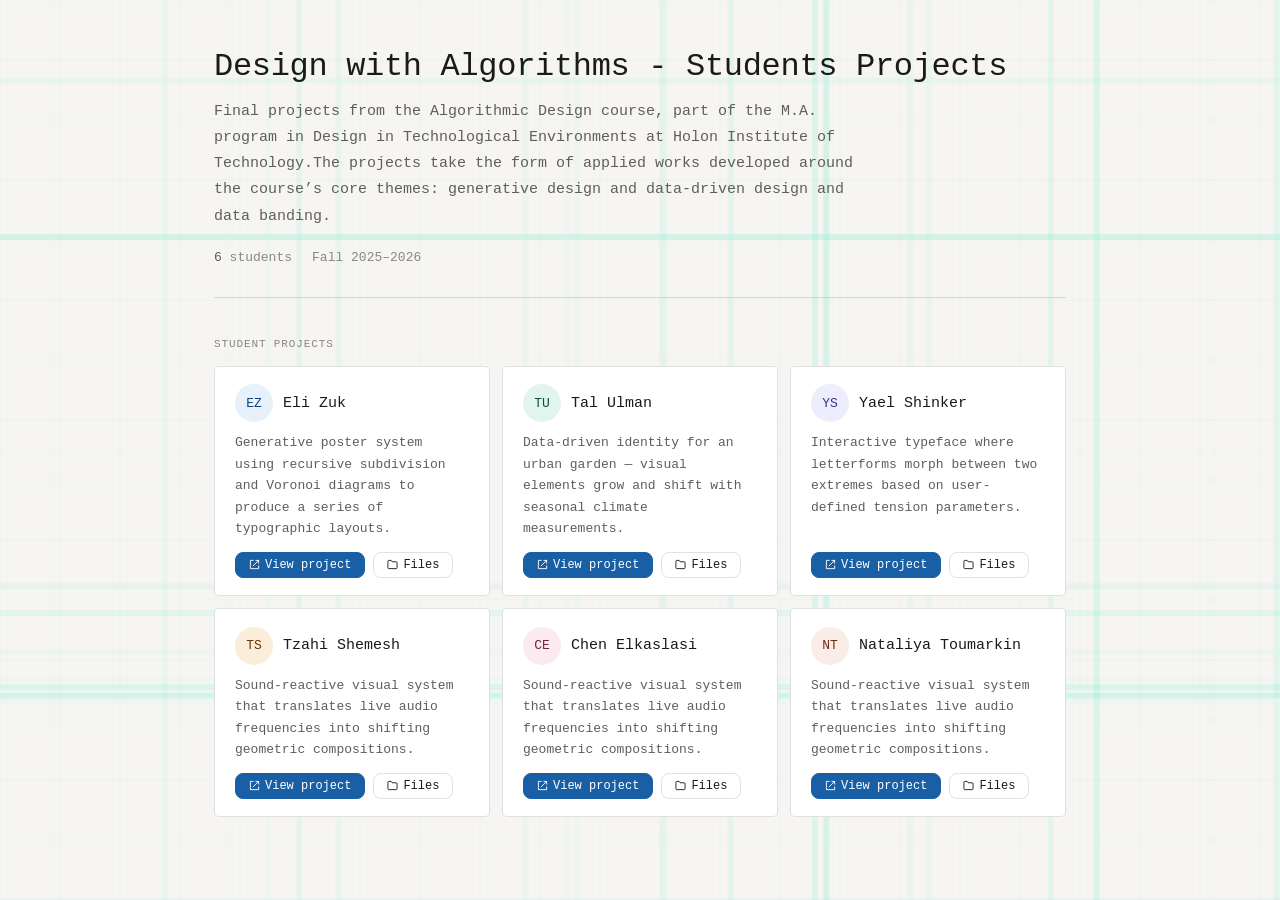
<file: index.html>
<!DOCTYPE html>
<html lang="en">
<head>
  <meta charset="UTF-8" />
  <meta name="viewport" content="width=device-width, initial-scale=1.0" />
  <title>Design with Algorithms — Student Projects</title>
  <style>
    *, *::before, *::after { box-sizing: border-box; margin: 0; padding: 0; }

    :root {
      --bg: #ffffff;
      --bg-secondary: #f6f5f2;
      --text-primary: #1a1a19;
      --text-secondary: #5f5e5a;
      --text-tertiary: #888780;
      --border: rgba(0,0,0,0.12);
      --border-hover: rgba(0,0,0,0.25);
      --radius-md: 8px;
      --radius-lg: 5px;
    }

    @media (prefers-color-scheme: dark) {
      :root {
        --bg: rgb(0,70,120,0.84);
        --bg-secondary: rgb(210,30,30,0.9);
        --text-primary: rgb(250,10,200);
        --text-secondary: rgb(0,250,0);
        --text-tertiary: rgb(250,250,0);
        --border: rgba(255,255,255,0.12);
        --border-hover: rgba(255,255,255,0.28);
      }
    }

    body {
      font-family: "SF Mono", "Fira Code", "Fira Mono", "Roboto Mono", Menlo, Consolas, "Courier New", monospace;
      background: var(--bg-secondary);
      color: var(--text-primary);
      min-height: 100vh;
    }

    #grid-canvas {
      position: fixed;
      top: 0; left: 0;
      width: 100%; height: 100%;
      pointer-events: none;
      z-index: 0;
    }

    .page {
      position: relative;
      z-index: 1;
      max-width: 900px;
      margin: 0 auto;
      padding: 3rem 1.5rem 4rem;
    }

    .hero {
      border-bottom: 0.5px solid var(--border);
      padding-bottom: 2rem;
      margin-bottom: 2.5rem;
    }

    .tag {
      display: inline-block;
      background: #e6f1fb;
      color: #0c447c;
      font-size: 12px;
      font-weight: 500;
      padding: 3px 12px;
      border-radius: 10px;
      margin-bottom: 1rem;
      letter-spacing: 0.02em;
    }

    @media (prefers-color-scheme: dark) {
      .tag { background: #0c447c; color: #b5d4f4; }
    }

    .hero h1 {
      font-size: 32px;
      font-weight: 500;
      margin-bottom: 0.85rem;
      letter-spacing: -0.01em;
    }

    .hero p {
      font-size: 15px;
      color: var(--text-secondary);
      line-height: 1.75;
      max-width: 660px;
    }

    .meta {
      display: flex;
      flex-wrap: wrap;
      gap: 1.25rem;
      margin-top: 1.25rem;
    }

    .meta span { font-size: 13px; color: var(--text-tertiary); }
    .meta strong { color: var(--text-secondary); font-weight: 500; }

    .section-label {
      font-size: 11px;
      font-weight: 500;
      color: var(--text-tertiary);
      text-transform: uppercase;
      letter-spacing: 0.08em;
      margin-bottom: 1rem;
    }

    .grid {
      display: grid;
      grid-template-columns: repeat(auto-fill, minmax(250px, 1fr));
      gap: 12px;
    }

    .card {
      background: var(--bg);
      border: 0.5px solid var(--border);
      border-radius: var(--radius-lg);
      padding: 1.1rem 1.25rem;
      display: flex;
      flex-direction: column;
      gap: 10px;
      transition: border-color 0.15s;
    }

    .card:hover { border-color: var(--border-hover); }

    .card-header { display: flex; align-items: center; gap: 10px; }

    .avatar {
      width: 38px; height: 38px;
      border-radius: 50%;
      display: flex; align-items: center; justify-content: center;
      font-size: 13px; font-weight: 500; flex-shrink: 0;
    }

    .card-name { font-size: 15px; font-weight: 500; }
    .card-desc { font-size: 13px; color: var(--text-secondary); line-height: 1.65; flex: 1; }
    .card-links { display: flex; gap: 8px; flex-wrap: wrap; margin-top: 2px; }

    .btn {
      font-size: 12px; font-weight: 500;
      padding: 5px 13px;
      border-radius: var(--radius-md);
      border: 0.5px solid var(--border);
      background: transparent;
      color: var(--text-primary);
      cursor: pointer; text-decoration: none;
      display: inline-flex; align-items: center; gap: 5px;
      transition: background 0.12s, border-color 0.12s;
    }

    .btn:hover { background: var(--bg-secondary); border-color: var(--border-hover); }

    .btn-primary { background: #185fa5; color: #ffffff; border-color: #185fa5; }
    .btn-primary:hover { background: #0c447c; border-color: #0c447c; }

    .btn svg, .btn-primary svg {
      width: 11px; height: 11px;
      stroke: currentColor; fill: none;
      stroke-width: 2; stroke-linecap: round; stroke-linejoin: round;
      flex-shrink: 0;
    }

    @media (max-width: 540px) {
      .hero h1 { font-size: 26px; }
      .grid { grid-template-columns: 1fr; }
    }
  </style>
</head>
<body>

<canvas id="grid-canvas"></canvas>

<div class="page">

  <div class="hero">
    <!-- <span class="tag" id="tag">Course projects</span> -->
    <h1 id="course-title"></h1>
    <p id="course-desc"></p>
    <div class="meta">
      <span><strong id="student-count"></strong> students</span>
      <span id="course-year"></span>
      <!-- <span id="course-instructor"></span> -->
    </div>
  </div>

  <p class="section-label">Student projects</p>
  <div class="grid" id="projects-grid"></div>

</div>

<script>
/* ─── EDIT THIS DATA TO UPDATE THE PAGE ─────────────────────────────────── */

const courseData = {
  course: {
    title: "Design with Algorithms - Students Projects",
    description: "Final projects from the Algorithmic Design course, part of the M.A. program in Design in Technological Environments at Holon Institute of Technology.The projects take the form of applied works developed around the course’s core themes: generative design and data-driven design and data banding.",
    year: "Fall 2025–2026",
  },
  students: [
    {
      name: "Eli Zuk",
      html: "eliZuk.html",
      folder: "eliZuk/",
      description: "Generative poster system using recursive subdivision and Voronoi diagrams to produce a series of typographic layouts."
    },
    {
      name: "Tal Ulman",
      html: "TalUlman.html",
      folder: "tal_mizrahi/",
      description: "Data-driven identity for an urban garden — visual elements grow and shift with seasonal climate measurements."
    },
    {
      name: "Yael Shinker",
      html: "yaelShinker/index_final.html",
      folder: "shir_bendavid/",
      description: "Interactive typeface where letterforms morph between two extremes based on user-defined tension parameters."
    },
    {
      name: "Tzahi Shemesh",
      html: "tzahiShemesh/index.html",
      folder: "tzahiShemesh/",
      description: "Sound-reactive visual system that translates live audio frequencies into shifting geometric compositions."
    },
    {
      name: "Chen Elkaslasi",
      html: "chenElkaslasi.html",
      folder: "chenElkaslasi/",
      description: "Sound-reactive visual system that translates live audio frequencies into shifting geometric compositions."
    },
        {
      name: "Nataliya Toumarkin",
      html: "https://soundgame.toumarkin.com/",
      folder: "chenElkaslasi/",
      description: "Sound-reactive visual system that translates live audio frequencies into shifting geometric compositions."
    }
  ]
};

/* ─── END OF EDITABLE DATA ───────────────────────────────────────────────── */

const avatarStyles = [
  { bg: "#e6f1fb", color: "#0c447c" },
  { bg: "#e1f5ee", color: "#085041" },
  { bg: "#eeedfe", color: "#3c3489" },
  { bg: "#faeeda", color: "#633806" },
  { bg: "#fbeaf0", color: "#72243e" },
  { bg: "#faece7", color: "#712b13" },
];

const iconExternal = `<svg viewBox="0 0 24 24"><polyline points="15 3 21 3 21 9"/><path d="M21 3L9 15"/><path d="M9 3H3v18h18v-6"/></svg>`;
const iconFolder   = `<svg viewBox="0 0 24 24"><path d="M22 19a2 2 0 0 1-2 2H4a2 2 0 0 1-2-2V5a2 2 0 0 1 2-2h5l2 3h9a2 2 0 0 1 2 2z"/></svg>`;

function initials(name) {
  return name.split(" ").map(w => w[0]).join("").toUpperCase().slice(0, 2);
}

function render() {
  const c = courseData.course;
  document.title = c.title + " — Projects";
  document.getElementById("course-title").textContent = c.title;
  document.getElementById("course-desc").textContent = c.description;
  document.getElementById("student-count").textContent = courseData.students.length;
  document.getElementById("course-year").textContent = c.year;
  // document.getElementById("course-instructor").textContent = c.instructor;

  const grid = document.getElementById("projects-grid");
  courseData.students.forEach((s, i) => {
    const av = avatarStyles[i % avatarStyles.length];
    const card = document.createElement("div");
    card.className = "card";
    card.innerHTML = `
      <div class="card-header">
        <div class="avatar" style="background:${av.bg};color:${av.color}">${initials(s.name)}</div>
        <span class="card-name">${s.name}</span>
      </div>
      <p class="card-desc">${s.description}</p>
      <div class="card-links">
        <a class="btn btn-primary" href="${s.html}" target="_blank">${iconExternal} View project</a>
        <a class="btn" href="${s.folder}" target="_blank">${iconFolder} Files</a>
      </div>
    `;
    grid.appendChild(card);
  });
}

render();

/* ─── CANVAS GRID ANIMATION ──────────────────────────────────────────────── */
(function () {
  const canvas = document.getElementById("grid-canvas");
  const ctx    = canvas.getContext("2d");

  const SPACING    = 60;   // static grid cell size px
  const LINE_COUNT = 30;   // number of moving lines
  const STATIC_A   = 0.57; // static grid opacity

  let W, H;

  function resize() {
    W = canvas.width  = window.innerWidth;
    H = canvas.height = window.innerHeight;
  }
  window.addEventListener("resize", resize);
  resize();

  function makeLine() {
    const horiz = Math.random() < 0.5;
    return {
      horiz,
      pos:          horiz ? Math.random() * H : Math.random() * W,
      speed:        (Math.random() * 0.5 + 0.15) * (Math.random() < 0.5 ? 1 : -1),
      baseAlpha:    Math.random() * 0.15 + 0.05,
      phase:        Math.random() * Math.PI * 2,
      flickerRate:  Math.random() * 0.03 + 0.006,
    };
  }

  const lines = Array.from({ length: LINE_COUNT }, makeLine);

  function drawStaticGrid() {
    ctx.strokeStyle = `rgba(50, 200, 180, ${STATIC_A})`;
    ctx.lineWidth = 0.1;
    for (let x = 0; x <= W; x += SPACING) {
      ctx.beginPath(); ctx.moveTo(x, 0); ctx.lineTo(x, H); ctx.stroke();
    }
    for (let y = 0; y <= H; y += SPACING) {
      ctx.beginPath(); ctx.moveTo(0, y); ctx.lineTo(W, y); ctx.stroke();
    }
  }

  function animate() {
    ctx.clearRect(0, 0, W, H);
    drawStaticGrid();

    lines.forEach(ln => {
      ln.pos   += ln.speed;
      ln.phase += ln.flickerRate;

      // wrap
      const limit = ln.horiz ? H : W;
      if (ln.pos < -1) ln.pos = limit + 1;
      if (ln.pos > limit + 1) ln.pos = -1;

      // flickering alpha: sine wave keeps it always visible but varying
      const flicker = 0.55 + 0.45 * Math.sin(ln.phase);
      const a = ln.baseAlpha * flicker;

      ctx.strokeStyle = `rgba(60, 230, 190, ${a})`;
      ctx.lineWidth   = 6;
      ctx.beginPath();
      if (ln.horiz) {
        ctx.moveTo(0, ln.pos); ctx.lineTo(W, ln.pos);
      } else {
        ctx.moveTo(ln.pos, 0); ctx.lineTo(ln.pos, H);
      }
      ctx.stroke();
    });

    requestAnimationFrame(animate);
  }

  animate();
})();
</script>
</body>
</html>
</file>
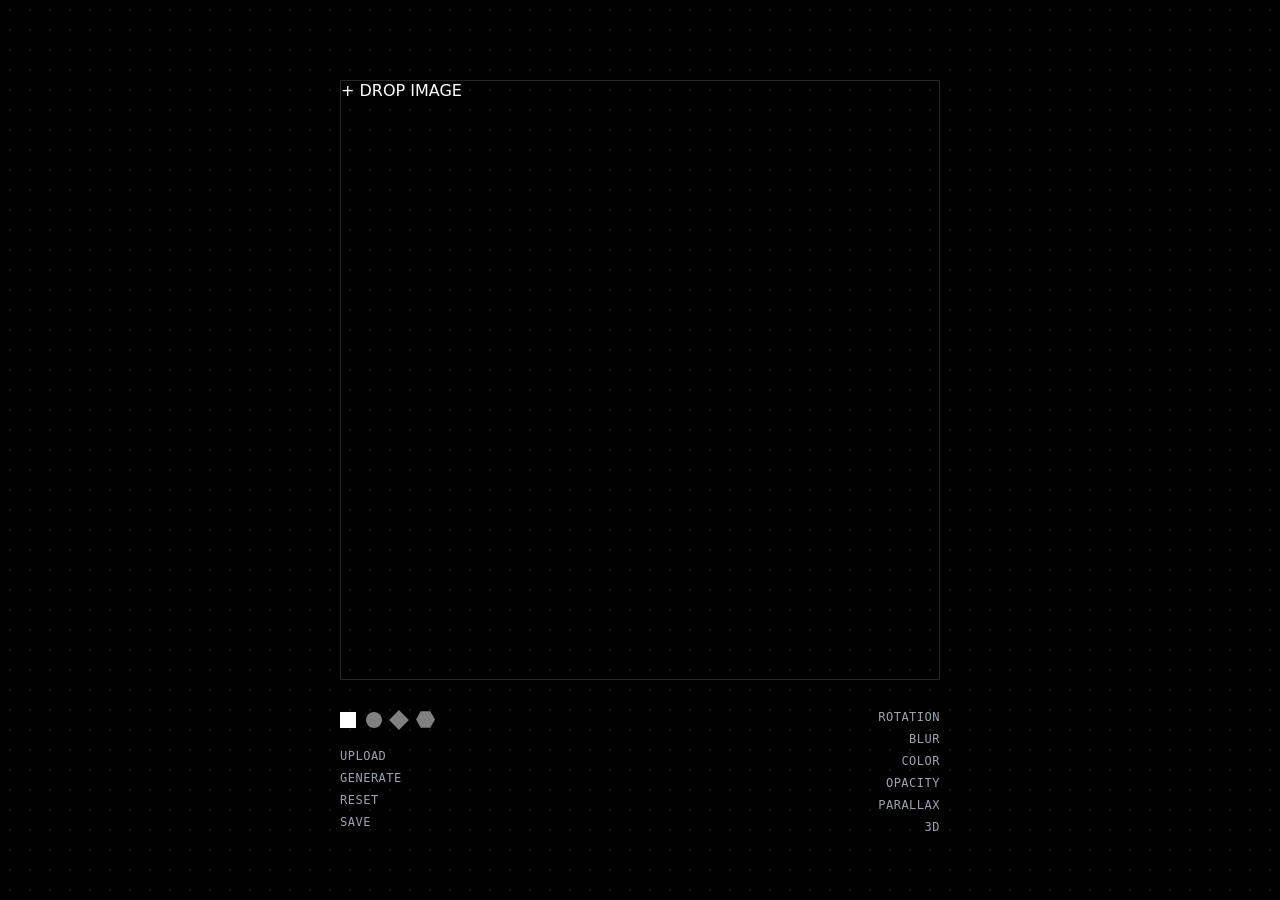
<file: tzahiShemesh/index.html>
<!DOCTYPE html>
<html lang="en">
<head>
    <meta charset="UTF-8">
    <title>INSAPTION</title>
    <link rel="stylesheet" href="./style.css">
</head>
<body>

    <input type="file" id="fileInput" accept="image/*" style="display: none;">

    <div class="image-container" data-image-hover id="dropZone">
        <div class="image-layer rectangle"></div>
        <div class="image-layer rectangle"></div>
        <div class="image-layer rectangle"></div>
        <div class="image-layer rectangle"></div>
        <div class="image-layer rectangle"></div>
        <div class="image-layer rectangle"></div>
        <div class="image-layer rectangle"></div>
        <div class="image-layer rectangle"></div>
        <div class="image-layer rectangle"></div>
        <div class="image-layer rectangle"></div>

        <div class="drop-message">
            <span>+</span>
            DROP IMAGE
        </div>
    </div>
    
    <div class="controls">
        
        <div class="left-column">
            <div class="shape-controls" data-shape-controls>
                <button class="shape-btn active" data-shape="rectangle" aria-label="Rectangle"></button>
                <button class="shape-btn" data-shape="circle" aria-label="Circle"></button>
                <button class="shape-btn" data-shape="diamond" aria-label="Diamond"></button>
                <button class="shape-btn" data-shape="hexagon" aria-label="Hexagon"></button>
            </div>

            <div class="action-controls">
                <button class="text-btn" id="uploadBtn">UPLOAD</button>
                <button class="text-btn" id="genBtn">GENERATE</button>
                <button class="text-btn" id="resetBtn">RESET</button>
                <button class="text-btn" id="saveBtn">SAVE</button>
            </div>
        </div>

        <div class="toggle-controls">
            <button class="toggle-btn" data-rotation-toggle>rotation</button>
            <button class="toggle-btn" data-blur-toggle>blur</button>
            <button class="toggle-btn" data-color-toggle>color</button>
            <button class="toggle-btn" data-opacity-toggle>opacity</button>
            <button class="toggle-btn" data-parallax-toggle>parallax</button>
            <button class="toggle-btn" data-3d-toggle>3d</button>

            <div class="settings-3d" id="settings3d">
                <div class="tuner-row">
                    <label class="tuner-label" for="tiltRange">tilt</label>
                    <input class="tuner-slider" id="tiltRange" type="range" min="1" max="50" step="1">
                    <span class="tuner-value" id="tiltVal"></span>
                </div>
                <div class="tuner-row">
                    <label class="tuner-label" for="panRange">pan</label>
                    <input class="tuner-slider" id="panRange" type="range" min="1" max="200" step="1">
                    <span class="tuner-value" id="panVal"></span>
                </div>
                <div class="tuner-row">
                    <label class="tuner-label" for="depthRange">depth</label>
                    <input class="tuner-slider" id="depthRange" type="range" min="1" max="100" step="1">
                    <span class="tuner-value" id="depthVal"></span>
                </div>
                <div class="tuner-row">
                    <label class="tuner-label" for="ampRange">amp</label>
                    <input class="tuner-slider" id="ampRange" type="range" min="1" max="300" step="1">
                    <span class="tuner-value" id="ampVal"></span>
                </div>
            </div>
        </div>
    </div>

    <script src='https://cdn.jsdelivr.net/npm/gsap@3.13.0/dist/gsap.min.js'></script>
    <script src="./script.js"></script>
</body>
</html>
</file>
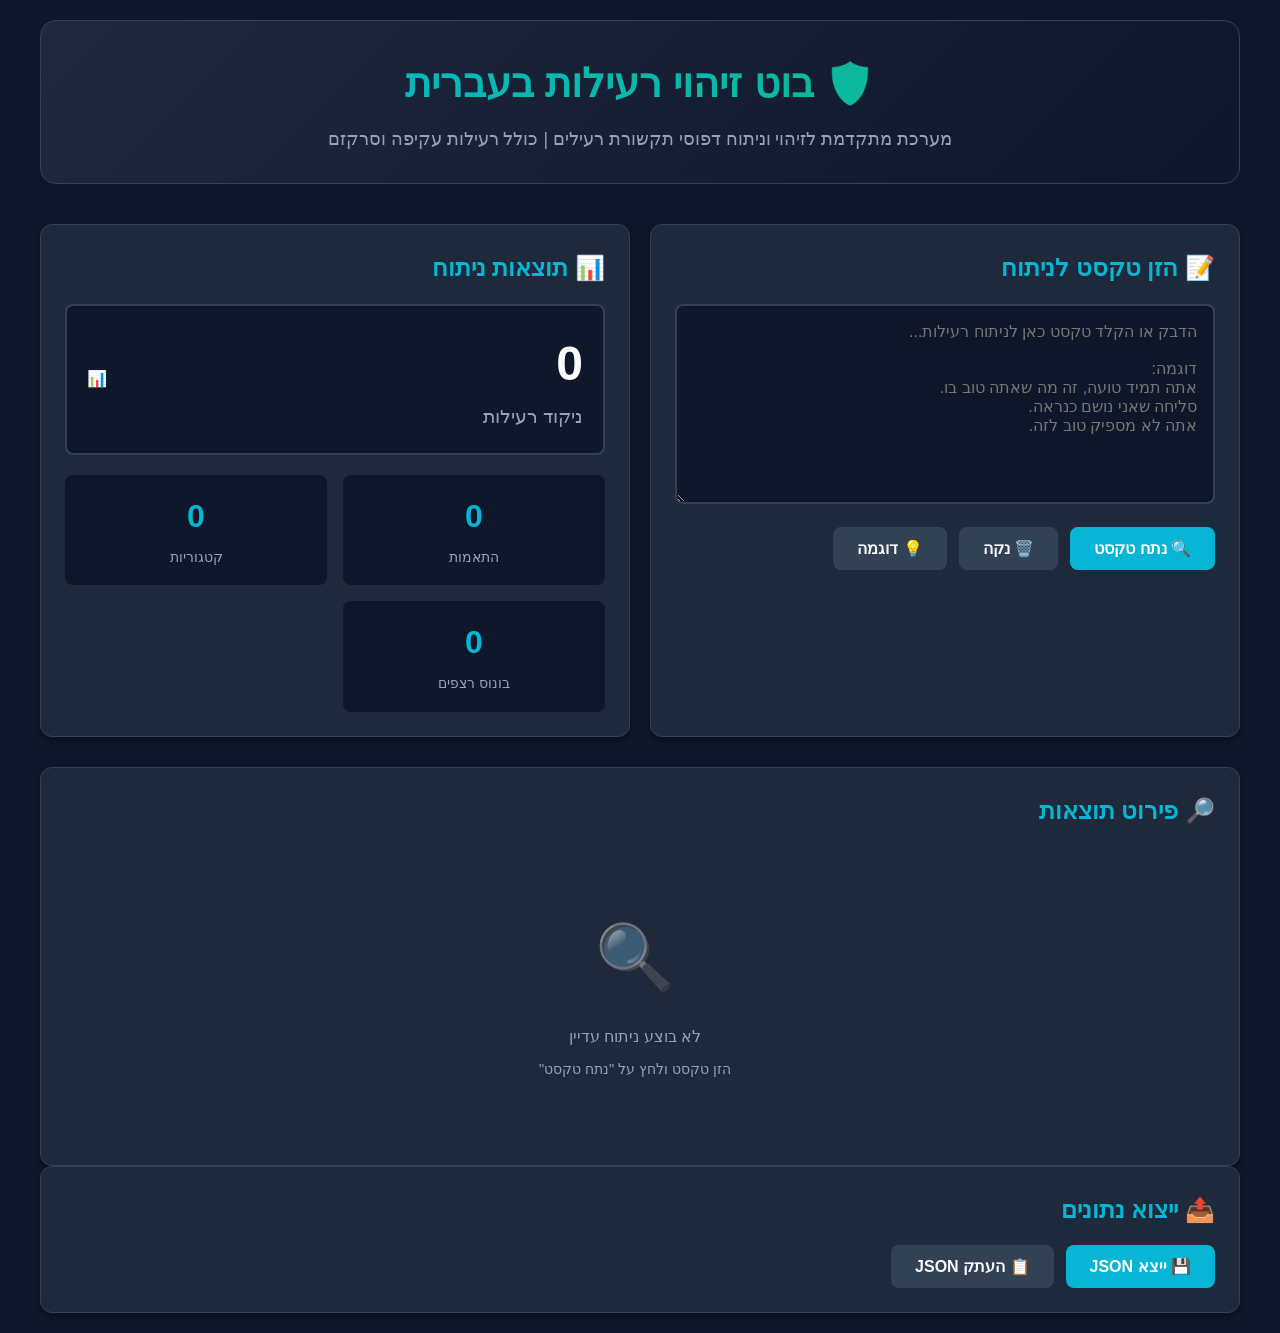
<file: chenElkaslasi.html>
<!DOCTYPE html>
<html lang="he" dir="rtl">
<head>
    <meta charset="UTF-8">
    <meta name="viewport" content="width=device-width, initial-scale=1.0">
    <title>🛡️ בוט זיהוי רעילות בעברית - מערכת מתקדמת</title>
    <style>
        :root {
            --color-bg: #0f172a;
            --color-surface: #1e293b;
            --color-primary: #06b6d4;
            --color-success: #10b981;
            --color-warning: #f59e0b;
            --color-danger: #ef4444;
            --color-text: #f8fafc;
            --color-text-dim: #94a3b8;
            --color-border: #334155;
        }

        * {
            margin: 0;
            padding: 0;
            box-sizing: border-box;
        }

        body {
            font-family: 'Segoe UI', Tahoma, Geneva, Verdana, sans-serif;
            background: var(--color-bg);
            color: var(--color-text);
            line-height: 1.6;
            padding: 20px;
            min-height: 100vh;
        }

        .container {
            max-width: 1200px;
            margin: 0 auto;
        }

        header {
            text-align: center;
            margin-bottom: 40px;
            padding: 30px;
            background: linear-gradient(135deg, var(--color-surface) 0%, #0f172a 100%);
            border-radius: 16px;
            border: 1px solid var(--color-border);
        }

        h1 {
            font-size: 2.5rem;
            margin-bottom: 10px;
            background: linear-gradient(135deg, var(--color-primary), var(--color-success));
            -webkit-background-clip: text;
            -webkit-text-fill-color: transparent;
            background-clip: text;
        }

        .subtitle {
            color: var(--color-text-dim);
            font-size: 1.1rem;
        }

        .main-grid {
            display: grid;
            grid-template-columns: 1fr 1fr;
            gap: 20px;
            margin-bottom: 30px;
        }

        @media (max-width: 768px) {
            .main-grid {
                grid-template-columns: 1fr;
            }
        }

        .card {
            background: var(--color-surface);
            border-radius: 12px;
            padding: 24px;
            border: 1px solid var(--color-border);
            box-shadow: 0 4px 6px rgba(0, 0, 0, 0.3);
        }

        .card h2 {
            font-size: 1.5rem;
            margin-bottom: 16px;
            color: var(--color-primary);
            display: flex;
            align-items: center;
            gap: 10px;
        }

        textarea {
            width: 100%;
            min-height: 200px;
            padding: 16px;
            background: var(--color-bg);
            border: 2px solid var(--color-border);
            border-radius: 8px;
            color: var(--color-text);
            font-size: 1rem;
            font-family: inherit;
            resize: vertical;
            transition: border-color 0.3s;
        }

        textarea:focus {
            outline: none;
            border-color: var(--color-primary);
        }

        .btn-group {
            display: flex;
            gap: 12px;
            margin-top: 16px;
            flex-wrap: wrap;
        }

        button {
            padding: 12px 24px;
            font-size: 1rem;
            font-weight: 600;
            border: none;
            border-radius: 8px;
            cursor: pointer;
            transition: all 0.3s;
            display: flex;
            align-items: center;
            gap: 8px;
        }

        .btn-primary {
            background: var(--color-primary);
            color: white;
        }

        .btn-primary:hover {
            background: #0891b2;
            transform: translateY(-2px);
            box-shadow: 0 6px 12px rgba(6, 182, 212, 0.3);
        }

        .btn-secondary {
            background: var(--color-border);
            color: var(--color-text);
        }

        .btn-secondary:hover {
            background: #475569;
        }

        .btn-danger {
            background: var(--color-danger);
            color: white;
        }

        .btn-danger:hover {
            background: #dc2626;
        }

        .score-display {
            display: flex;
            align-items: center;
            justify-content: space-between;
            padding: 20px;
            background: var(--color-bg);
            border-radius: 8px;
            margin-bottom: 20px;
            border: 2px solid var(--color-border);
        }

        .score-value {
            font-size: 3rem;
            font-weight: bold;
        }

        .score-low { color: var(--color-success); }
        .score-medium { color: var(--color-warning); }
        .score-high { color: var(--color-danger); }

        .score-label {
            font-size: 1.2rem;
            color: var(--color-text-dim);
        }

        .results-container {
            max-height: 600px;
            overflow-y: auto;
            padding-right: 10px;
        }

        .results-container::-webkit-scrollbar {
            width: 8px;
        }

        .results-container::-webkit-scrollbar-track {
            background: var(--color-bg);
            border-radius: 4px;
        }

        .results-container::-webkit-scrollbar-thumb {
            background: var(--color-border);
            border-radius: 4px;
        }

        .results-container::-webkit-scrollbar-thumb:hover {
            background: var(--color-primary);
        }

        .result-item {
            background: var(--color-bg);
            padding: 16px;
            border-radius: 8px;
            margin-bottom: 12px;
            border-right: 4px solid var(--color-primary);
        }

        .result-header {
            display: flex;
            justify-content: space-between;
            align-items: start;
            margin-bottom: 8px;
        }

        .result-match {
            font-weight: bold;
            color: var(--color-primary);
            font-size: 1.1rem;
        }

        .result-badge {
            padding: 4px 12px;
            border-radius: 12px;
            font-size: 0.85rem;
            font-weight: 600;
        }

        .badge-low { background: rgba(16, 185, 129, 0.2); color: var(--color-success); }
        .badge-medium { background: rgba(245, 158, 11, 0.2); color: var(--color-warning); }
        .badge-high { background: rgba(239, 68, 68, 0.2); color: var(--color-danger); }

        .result-details {
            display: grid;
            gap: 8px;
            margin-top: 12px;
            font-size: 0.95rem;
        }

        .result-detail {
            display: flex;
            gap: 8px;
        }

        .result-label {
            color: var(--color-text-dim);
            min-width: 100px;
        }

        .result-value {
            color: var(--color-text);
        }

        .safe-alternative {
            background: rgba(16, 185, 129, 0.1);
            padding: 12px;
            border-radius: 6px;
            margin-top: 8px;
            border-right: 3px solid var(--color-success);
        }

        .safe-alternative-label {
            color: var(--color-success);
            font-weight: 600;
            margin-bottom: 4px;
        }

        .stats-grid {
            display: grid;
            grid-template-columns: repeat(auto-fit, minmax(200px, 1fr));
            gap: 16px;
            margin-top: 20px;
        }

        .stat-card {
            background: var(--color-bg);
            padding: 16px;
            border-radius: 8px;
            text-align: center;
        }

        .stat-value {
            font-size: 2rem;
            font-weight: bold;
            color: var(--color-primary);
        }

        .stat-label {
            color: var(--color-text-dim);
            font-size: 0.9rem;
            margin-top: 4px;
        }

        .sequence-alert {
            background: rgba(239, 68, 68, 0.1);
            border: 2px solid var(--color-danger);
            border-radius: 8px;
            padding: 16px;
            margin-bottom: 16px;
        }

        .sequence-alert-title {
            color: var(--color-danger);
            font-weight: bold;
            font-size: 1.1rem;
            margin-bottom: 8px;
        }

        .empty-state {
            text-align: center;
            padding: 60px 20px;
            color: var(--color-text-dim);
        }

        .empty-state-icon {
            font-size: 4rem;
            margin-bottom: 16px;
            opacity: 0.5;
        }

        .loading {
            display: none;
            text-align: center;
            padding: 20px;
        }

        .loading.active {
            display: block;
        }

        .spinner {
            border: 4px solid var(--color-border);
            border-top: 4px solid var(--color-primary);
            border-radius: 50%;
            width: 40px;
            height: 40px;
            animation: spin 1s linear infinite;
            margin: 0 auto;
        }

        @keyframes spin {
            0% { transform: rotate(0deg); }
            100% { transform: rotate(360deg); }
        }

        .category-group {
            margin-bottom: 24px;
        }

        .category-header {
            background: var(--color-bg);
            padding: 12px 16px;
            border-radius: 8px;
            margin-bottom: 12px;
            display: flex;
            justify-content: space-between;
            align-items: center;
        }

        .category-name {
            font-weight: bold;
            color: var(--color-primary);
            font-size: 1.1rem;
        }

        .category-count {
            background: var(--color-primary);
            color: white;
            padding: 4px 12px;
            border-radius: 12px;
            font-size: 0.85rem;
        }

        .json-output {
            background: var(--color-bg);
            padding: 16px;
            border-radius: 8px;
            font-family: 'Courier New', monospace;
            font-size: 0.9rem;
            max-height: 400px;
            overflow-y: auto;
            direction: ltr;
            text-align: left;
        }

        .copy-btn {
            margin-top: 12px;
        }
    </style>
</head>
<body>
    <div class="container">
        <header>
            <h1>🛡️ בוט זיהוי רעילות בעברית</h1>
            <p class="subtitle">מערכת מתקדמת לזיהוי וניתוח דפוסי תקשורת רעילים | כולל רעילות עקיפה וסרקזם</p>
        </header>

        <div class="main-grid">
            <div class="card">
                <h2>📝 הזן טקסט לניתוח</h2>
                <textarea id="inputText" placeholder="הדבק או הקלד טקסט כאן לניתוח רעילות...&#10;&#10;דוגמה:&#10;אתה תמיד טועה, זה מה שאתה טוב בו.&#10;סליחה שאני נושם כנראה.&#10;אתה לא מספיק טוב לזה."></textarea>
                <div class="btn-group">
                    <button class="btn-primary" onclick="analyzeText()">
                        🔍 נתח טקסט
                    </button>
                    <button class="btn-secondary" onclick="clearInput()">
                        🗑️ נקה
                    </button>
                    <button class="btn-secondary" onclick="loadExample()">
                        💡 דוגמה
                    </button>
                </div>
            </div>

            <div class="card">
                <h2>📊 תוצאות ניתוח</h2>
                <div class="score-display">
                    <div>
                        <div class="score-value" id="scoreValue">0</div>
                        <div class="score-label">ניקוד רעילות</div>
                    </div>
                    <div id="scoreMeter">📊</div>
                </div>

                <div class="stats-grid">
                    <div class="stat-card">
                        <div class="stat-value" id="totalMatches">0</div>
                        <div class="stat-label">התאמות</div>
                    </div>
                    <div class="stat-card">
                        <div class="stat-value" id="categoriesCount">0</div>
                        <div class="stat-label">קטגוריות</div>
                    </div>
                    <div class="stat-card">
                        <div class="stat-value" id="bonusScore">0</div>
                        <div class="stat-label">בונוס רצפים</div>
                    </div>
                </div>
            </div>
        </div>

        <div class="card">
            <h2>🔎 פירוט תוצאות</h2>
            <div class="loading" id="loading">
                <div class="spinner"></div>
                <p style="margin-top: 12px;">מנתח טקסט...</p>
            </div>
            <div class="results-container" id="resultsContainer">
                <div class="empty-state">
                    <div class="empty-state-icon">🔍</div>
                    <p>לא בוצע ניתוח עדיין</p>
                    <p style="margin-top: 8px; font-size: 0.9rem;">הזן טקסט ולחץ על "נתח טקסט"</p>
                </div>
            </div>
        </div>

        <div class="card">
            <h2>📤 ייצוא נתונים</h2>
            <div class="btn-group">
                <button class="btn-primary" onclick="exportJSON()">
                    💾 ייצא JSON
                </button>
                <button class="btn-secondary" onclick="copyJSON()">
                    📋 העתק JSON
                </button>
            </div>
            <div id="jsonOutput" class="json-output" style="display: none; margin-top: 16px;"></div>
        </div>
    </div>

    <script>
        // Built-in lexicon data (embedded from files)
        const TOXIC_LEXICON = [
            {"id":"GAS_001","category":"גזלייטינג","subcategory":"הכחשת מציאות","pattern_type":"ביטוי","regex":"(זה\\s+)?לא\\s+קרה(\\s+ככה)?","toxicity_weight":4,"confidence_hint":"גבוה","rationale":"הכחשת אירועים שקרו","safe_alternative":"אני זוכר את זה אחרת, בואו נבדוק יחד"},
            {"id":"GAS_002","category":"גזלייטינג","subcategory":"ערעור תפיסה","pattern_type":"ביטוי","regex":"אתה\\s+מדמיין|את\\s+מדמיינת","toxicity_weight":5,"confidence_hint":"גבוה","rationale":"טענה שהאדם השני לא תופס את המציאות נכון","safe_alternative":"אולי יש לנו תפיסות שונות של המצב"},
            {"id":"MIN_001","category":"השפלה/הקטנה","subcategory":"ביטול יכולת","pattern_type":"ביטוי","regex":"(את|אתה)\\s+לא\\s+מספיק(\\s+טוב(ה)?)?","toxicity_weight":6,"confidence_hint":"גבוה","rationale":"השפלה ישירה של יכולות","safe_alternative":"יש פה פער שצריך לצמצם"},
            {"id":"BLM_001","category":"האשמה והצדקת תוקפנות","subcategory":"היפוך אחריות","pattern_type":"ביטוי","regex":"ראה\\s+מה\\s+גרמת\\s+לי|תראי\\s+מה\\s+גרמת\\s+לי","toxicity_weight":5,"confidence_hint":"גבוה","rationale":"העברת אחריות על תוקפנות","safe_alternative":"אני כועס, אבל זו בחירה שלי"},
            {"id":"CTL_001","category":"שליטה וקנאה","subcategory":"מגבלות תנועה","pattern_type":"ביטוי","regex":"לא\\s+תלכי?\\s+ל|אני\\s+לא\\s+נותן\\s+לך\\s+ל","toxicity_weight":6,"confidence_hint":"גבוה","rationale":"הגבלת חופש תנועה","safe_alternative":"אני מרגיש לא בנוח כשאת הולכת ל..."},
            {"id":"ISO_001","category":"בידוד חברתי","subcategory":"ניתוק מקרובים","pattern_type":"ביטוי","regex":"החברות\\s+שלך\\s+לא\\s+טובות|החברים\\s+שלך\\s+לא\\s+טובים","toxicity_weight":5,"confidence_hint":"גבוה","rationale":"ניסיון לבודד מסביבה חברתית","safe_alternative":"אולי נוכל לדבר על הדינמיקה עם החברים"},
            {"id":"ULT_001","category":"לחץ ואולטימטום","subcategory":"איום בעזיבה","pattern_type":"ביטוי","regex":"אם\\s+לא\\s+תעשי?\\s+.*אני\\s+עוזב","toxicity_weight":6,"confidence_hint":"גבוה","rationale":"איום רגשי לכפות החלטה","safe_alternative":"אני צריך שנדבר על הציפיות שלי"}
        ];

        const INDIRECT_LEXICON = [
            {"id":2001,"category":"רעילות עקיפה","subcategory":"סרקזם","regex":"סליחה\\s+שאני\\s+[^\\s]{2,}","toxicity_weight":3,"confidence_hint":"בינוני","rationale":"סרקזם שמתבטא בהתנצלות תוקפנית","safe_alternative":"במקום להיות סרקסטי, ניתן לשאול ישירות"},
            {"id":2002,"category":"רעילות עקיפה","subcategory":"אישום מרומז","regex":"תמיד\\s+אני\\s+האשם|אני\\s+תמיד\\s+האשם","toxicity_weight":4,"confidence_hint":"גבוה","rationale":"האצלה סרקסטית של אשמה","safe_alternative":"בוא נבדוק יחד מה קרה"},
            {"id":2003,"category":"רעילות עקיפה","subcategory":"הכחשה פסיבית","regex":"לא\\s+אמרתי.*אתה\\s+מדמיין|לא\\s+זכור\\s+לי\\s+שאמרתי","toxicity_weight":5,"confidence_hint":"גבוה","rationale":"גזלייטינג עקיף","safe_alternative":"ייתכן שלא הבנתי, ננסה ליישר קו?"},
            {"id":2004,"category":"רעילות עקיפה","subcategory":"עקיצה שקטה","regex":"צודקת?\\s+תמיד|אתה?\\s+צודק\\s+תמיד","toxicity_weight":3,"confidence_hint":"בינוני","rationale":"מחמאה מדומה עם בוז","safe_alternative":"אפשר לנסח אי הסכמה בלי לעקוץ"}
        ];

        const TOXIC_SEQUENCES = [
            {"id":"SEQ_001","name":"הסלמה קלאסית","sequence":["השפלה/הקטנה","האשמה והצדקת תוקפנות","לחץ ואולטימטום"],"bonus_score":15},
            {"id":"SEQ_002","name":"שליטה→בידוד","sequence":["שליטה וקנאה","בידוד חברתי"],"bonus_score":12},
            {"id":"SEQ_003","name":"גזלייטינג חוזר","sequence":["גזלייטינג","גזלייטינג","גזלייטינג"],"bonus_score":10}
        ];

        let currentAnalysis = null;

        // Text normalization
        function normalizeText(text) {
            return text
                .normalize("NFKC")
                .replace(/[\u0591-\u05C7]/g, "")
                .replace(/["'!?.,\-—;:()\[\]{}]/g, " ")
                .replace(/[\uD800-\uDBFF][\uDC00-\uDFFF]/g, "")
                .replace(/[ך]/g, "כ").replace(/[ם]/g, "מ").replace(/[ן]/g, "נ")
                .replace(/[ף]/g, "פ").replace(/[ץ]/g, "צ")
                .replace(/(.)\\1{2,}/g, "$1$1")
                .replace(/\s+/g, " ").trim();
        }

        // Detect sequences
        function detectSequences(results, sequences) {
            const categories = results.map(r => r.category);
            const matched = [];
            
            for (const seq of sequences) {
                let foundAll = true;
                for (const cat of seq.sequence) {
                    if (!categories.includes(cat)) {
                        foundAll = false;
                        break;
                    }
                }
                if (foundAll) {
                    matched.push({
                        id: seq.id,
                        name: seq.name,
                        bonus: seq.bonus_score || 5,
                        sequence: seq.sequence
                    });
                }
            }
            
            return matched;
        }

        // Main analysis function
        function analyze(text) {
            const results = [];
            const normText = normalizeText(text);
            const allLexicon = [...TOXIC_LEXICON, ...INDIRECT_LEXICON];

            for (const entry of allLexicon) {
                try {
                    const regex = new RegExp(entry.regex, "gi");
                    let match;
                    while ((match = regex.exec(normText))) {
                        results.push({
                            match: match[0],
                            index: match.index,
                            category: entry.category,
                            subcategory: entry.subcategory,
                            weight: entry.toxicity_weight || 3,
                            id: entry.id,
                            confidence: entry.confidence_hint || "בינוני",
                            rationale: entry.rationale || null,
                            safe_alternative: entry.safe_alternative || null
                        });
                    }
                } catch (err) {
                    console.warn("Invalid regex in entry", entry);
                }
            }

            const sequenceHits = detectSequences(results, TOXIC_SEQUENCES);
            const baseScore = results.reduce((sum, r) => sum + r.weight, 0);
            const bonus = sequenceHits.reduce((s, sObj) => s + sObj.bonus, 0);
            const score = Math.min(100, baseScore + bonus);

            const grouped = {};
            results.forEach(r => {
                if (!grouped[r.category]) grouped[r.category] = [];
                grouped[r.category].push(r);
            });

            return {
                original: text,
                normalized: normText,
                score,
                bonus,
                results,
                by_category: grouped,
                matched_sequences: sequenceHits
            };
        }

        // Analyze button click
        function analyzeText() {
            const text = document.getElementById('inputText').value.trim();
            
            if (!text) {
                alert('אנא הזן טקסט לניתוח');
                return;
            }

            const loading = document.getElementById('loading');
            const resultsContainer = document.getElementById('resultsContainer');
            
            loading.classList.add('active');
            resultsContainer.innerHTML = '';

            setTimeout(() => {
                currentAnalysis = analyze(text);
                displayResults(currentAnalysis);
                loading.classList.remove('active');
            }, 500);
        }

        // Display results
        function displayResults(analysis) {
            const scoreValue = document.getElementById('scoreValue');
            const scoreMeter = document.getElementById('scoreMeter');
            const totalMatches = document.getElementById('totalMatches');
            const categoriesCount = document.getElementById('categoriesCount');
            const bonusScore = document.getElementById('bonusScore');
            const resultsContainer = document.getElementById('resultsContainer');

            // Update score
            scoreValue.textContent = analysis.score;
            scoreValue.className = 'score-value';
            
            if (analysis.score < 30) {
                scoreValue.classList.add('score-low');
                scoreMeter.textContent = '✅';
            } else if (analysis.score < 60) {
                scoreValue.classList.add('score-medium');
                scoreMeter.textContent = '⚠️';
            } else {
                scoreValue.classList.add('score-high');
                scoreMeter.textContent = '🚨';
            }

            // Update stats
            totalMatches.textContent = analysis.results.length;
            categoriesCount.textContent = Object.keys(analysis.by_category).length;
            bonusScore.textContent = analysis.bonus;

            // Display results
            resultsContainer.innerHTML = '';

            // Sequences alert
            if (analysis.matched_sequences.length > 0) {
                const seqAlert = document.createElement('div');
                seqAlert.className = 'sequence-alert';
                seqAlert.innerHTML = `
                    <div class="sequence-alert-title">🚨 זוהו רצפים מסוכנים</div>
                    ${analysis.matched_sequences.map(s => `
                        <div style="margin-top: 8px;">
                            <strong>${s.name}</strong> (+${s.bonus} נקודות)
                            <div style="font-size: 0.9rem; color: var(--color-text-dim); margin-top: 4px;">
                                ${s.sequence.join(' → ')}
                            </div>
                        </div>
                    `).join('')}
                `;
                resultsContainer.appendChild(seqAlert);
            }

            // Results by category
            if (analysis.results.length === 0) {
                resultsContainer.innerHTML += `
                    <div class="empty-state">
                        <div class="empty-state-icon">✅</div>
                        <p>לא זוהתה רעילות בטקסט</p>
                        <p style="margin-top: 8px; font-size: 0.9rem;">הטקסט נראה תקין</p>
                    </div>
                `;
            } else {
                for (const [category, items] of Object.entries(analysis.by_category)) {
                    const categoryGroup = document.createElement('div');
                    categoryGroup.className = 'category-group';
                    
                    categoryGroup.innerHTML = `
                        <div class="category-header">
                            <div class="category-name">${category}</div>
                            <div class="category-count">${items.length}</div>
                        </div>
                    `;

                    items.forEach(item => {
                        const resultItem = document.createElement('div');
                        resultItem.className = 'result-item';
                        
                        const badgeClass = item.weight <= 2 ? 'badge-low' : 
                                         item.weight <= 4 ? 'badge-medium' : 'badge-high';
                        
                        resultItem.innerHTML = `
                            <div class="result-header">
                                <div class="result-match">"${item.match}"</div>
                                <div class="result-badge ${badgeClass}">משקל: ${item.weight}</div>
                            </div>
                            <div class="result-details">
                                <div class="result-detail">
                                    <span class="result-label">קטגוריה:</span>
                                    <span class="result-value">${item.subcategory || category}</span>
                                </div>
                                <div class="result-detail">
                                    <span class="result-label">רמת ביטחון:</span>
                                    <span class="result-value">${item.confidence}</span>
                                </div>
                                ${item.rationale ? `
                                    <div class="result-detail">
                                        <span class="result-label">הסבר:</span>
                                        <span class="result-value">${item.rationale}</span>
                                    </div>
                                ` : ''}
                            </div>
                            ${item.safe_alternative ? `
                                <div class="safe-alternative">
                                    <div class="safe-alternative-label">💡 חלופה מומלצת:</div>
                                    <div>${item.safe_alternative}</div>
                                </div>
                            ` : ''}
                        `;
                        
                        categoryGroup.appendChild(resultItem);
                    });

                    resultsContainer.appendChild(categoryGroup);
                }
            }
        }

        // Clear input
        function clearInput() {
            document.getElementById('inputText').value = '';
            document.getElementById('resultsContainer').innerHTML = `
                <div class="empty-state">
                    <div class="empty-state-icon">🔍</div>
                    <p>לא בוצע ניתוח עדיין</p>
                    <p style="margin-top: 8px; font-size: 0.9rem;">הזן טקסט ולחץ על "נתח טקסט"</p>
                </div>
            `;
            document.getElementById('scoreValue').textContent = '0';
            document.getElementById('totalMatches').textContent = '0';
            document.getElementById('categoriesCount').textContent = '0';
            document.getElementById('bonusScore').textContent = '0';
            document.getElementById('scoreMeter').textContent = '📊';
        }

        // Load example
        function loadExample() {
            const example = `אתה תמיד טועה, זה מה שאתה טוב בו.
סליחה שאני נושם כנראה.
אתה לא מספיק טוב לזה.
ראה מה גרמת לי לעשות.`;
            document.getElementById('inputText').value = example;
        }

        // Export JSON
        function exportJSON() {
            if (!currentAnalysis) {
                alert('אנא נתח טקסט תחילה');
                return;
            }

            const jsonOutput = document.getElementById('jsonOutput');
            jsonOutput.style.display = 'block';
            jsonOutput.textContent = JSON.stringify(currentAnalysis, null, 2);
        }

        // Copy JSON
        function copyJSON() {
            if (!currentAnalysis) {
                alert('אנא נתח טקסט תחילה');
                return;
            }

            const json = JSON.stringify(currentAnalysis, null, 2);
            navigator.clipboard.writeText(json).then(() => {
                alert('JSON הועתק ללוח');
            });
        }
    </script>
</body>
</html>
</file>
<file: tzahiShemesh/style.css>
@font-face {
  font-family: "PP Supply Mono";
  src: url("https://assets.codepen.io/7558/PPSupplyMono-Variable.woff2")
    format("woff2");
  font-weight: 400;
  font-display: swap;
}

:root {
  /* 3D deck tuning */
  --depth-step: 36px;
  --scale-3d: 0.07;
  --tilt-max: 45;
  --pan-max: 88px;
  --stack-scale: 1;
  --opacity-falloff: 0.1;
  --idle-rotY: 0;
  --idle-rotX: 0;
  --move-amplify: 0.54;
  --tilt-boost: 1.25;
  --pan-boost: 1.25;
  --depth-boost: 1.15;
  --scale-boost: 0.96;
}

* {
  margin: 0;
  padding: 0;
  box-sizing: border-box;
}

body {
  min-height: 100vh;
  display: flex;
  flex-direction: column;
  align-items: center;
  justify-content: flex-start;
  padding-top: 80px;
  background: #000;
  color: #fff;
  font-family: system-ui, -apple-system, sans-serif;
  gap: 30px;
  position: relative;
  background-image: url("data:image/svg+xml,%3csvg width='20' height='20' xmlns='http://www.w3.org/2000/svg'%3e%3cdefs%3e%3cpattern id='dot' patternUnits='userSpaceOnUse' width='20' height='20'%3e%3ccircle cx='10' cy='10' r='1' fill='%23222'/%3e%3c/pattern%3e%3c/defs%3e%3crect width='100%25' height='100%25' fill='url(%23dot)'/%3e%3c/svg%3e");
}

.image-container {
  position: relative;
  width: 600px;
  height: 600px;
  cursor: pointer;
  overflow: hidden;
  border: 1px solid rgba(255, 255, 255, 0.15);
}

.image-container.is-3d {
  perspective: 1600px;
  perspective-origin: 50% 50%;
  overflow: visible;
  isolation: isolate;
}

.image-stack {
  position: absolute;
  inset: 0;
  transform-style: flat;
  will-change: transform;
}

.image-container.is-3d .image-stack {
  transform-style: preserve-3d;
}

.image-layer {
  position: absolute;
  inset: 0;
  background-image: url("https://assets.codepen.io/7558/portrait-fashion-001.jpg");
  background-size: cover;
  background-position: center;
  background-repeat: no-repeat;
  backface-visibility: hidden;
  will-change: transform, opacity;
}

.image-layer:not(:first-child) {
  opacity: 0;
  transform: scale(0.95);
}

.image-layer.rectangle { clip-path: polygon(0% 0%, 100% 0%, 100% 100%, 0% 100%); }
.image-layer.circle { clip-path: circle(45% at 50% 50%); }
.image-layer.diamond { clip-path: polygon(50% 0%, 14.1% 50%, 50% 100%, 85.9% 50%); }
.image-layer.hexagon { clip-path: polygon(25% 6.7%, 75% 6.7%, 100% 50%, 75% 93.3%, 25% 93.3%, 0% 50%); }

.controls {
  display: flex;
  justify-content: space-between;
  align-items: flex-start;
  width: 600px;
  position: relative;
}

/* --- עיצוב צד שמאל --- */
.left-column {
  display: flex;
  flex-direction: column;
  gap: 20px;
  align-items: flex-start;
}

.shape-controls {
  display: flex;
  gap: 10px;
  align-items: center;
}

.shape-btn {
  width: 16px;
  height: 16px;
  background: #fff;
  border: none;
  cursor: pointer;
  transition: opacity 0.3s ease;
}
.shape-btn:hover { opacity: 0.8; }
.shape-btn.active { opacity: 1; }
.shape-btn:not(.active) { opacity: 0.5; }

.shape-btn[data-shape="circle"] { border-radius: 50%; }
.shape-btn[data-shape="diamond"] { transform: rotate(45deg); width: 14px; height: 14px; }
.shape-btn[data-shape="hexagon"] { width: 19px; height: 19px; clip-path: polygon(25% 6.7%, 75% 6.7%, 100% 50%, 75% 93.3%, 25% 93.3%, 0% 50%); }

/* --- כפתורי הפעולה בטקסט --- */
.action-controls {
  display: flex;
  flex-direction: column;
  gap: 8px;
  align-items: flex-start;
}

.text-btn {
  background: none;
  border: none;
  color: #9ca3af;
  cursor: pointer;
  font-family: "PP Supply Mono", monospace;
  font-size: 0.75em;
  text-transform: uppercase;
  letter-spacing: 0.5px;
  transition: color 0.2s ease;
  padding: 0;
  text-align: left;
}

.text-btn:hover {
  color: #fff;
}

/* --- צד ימין (Toggle Controls) --- */
.toggle-controls {
  display: flex;
  flex-direction: column;
  gap: 8px;
  align-items: flex-end;
  position: relative;
}

.toggle-btn {
  background: none;
  border: none;
  color: #9ca3af;
  cursor: pointer;
  font-family: "PP Supply Mono", monospace;
  font-size: 0.75em;
  text-transform: uppercase;
  letter-spacing: 0.5px;
  transition: color 0.2s ease;
}

.toggle-btn:hover { color: #fff; }
.toggle-btn.active { color: #4ade80; }
.toggle-btn:disabled { color: #555; cursor: not-allowed; }

.credit {
  position: fixed; bottom: 20px; left: 50%; transform: translateX(-50%);
  font-family: "PP Supply Mono", monospace; font-size: 0.75em; color: rgba(255, 255, 255, 0.3);
  text-decoration: none; text-transform: uppercase; letter-spacing: 0.5px; transition: opacity 0.2s ease;
}
.credit:hover { opacity: 0.8; color: rgba(255, 255, 255, 0.5); }

@media (max-width: 768px) {
  .image-container { width: 400px; height: 400px; }
  .controls { width: 400px; }
}

@media (max-width: 480px) {
  .image-container { width: 300px; height: 300px; }
  .controls { width: 300px; flex-direction: column; gap: 15px; align-items: center; }
  .toggle-controls { align-items: center; }
  .left-column { align-items: center; }
  .action-controls { align-items: center; }
  .credit { bottom: 10px; font-size: 0.65em; }
}

/* Settings 3D Panel */
.settings-3d {
  position: absolute; top: 100%; right: 0; margin-top: 8px;
  max-height: 0; overflow: hidden; opacity: 0; transition: all 0.8s ease; z-index: 1000;
}
.settings-3d.active { max-height: 200px; opacity: 1; }

.settings-3d .tuner-row {
  display: flex; align-items: center; gap: 8px; margin-bottom: 6px;
  opacity: 0; transform: translateY(10px); transition: opacity 0.6s ease, transform 0.6s ease;
  justify-content: flex-end;
}
.settings-3d.active .tuner-row:nth-child(1) { opacity: 1; transform: translateY(0); transition-delay: 0.1s; }
.settings-3d.active .tuner-row:nth-child(2) { opacity: 1; transform: translateY(0); transition-delay: 0.15s; }
.settings-3d.active .tuner-row:nth-child(3) { opacity: 1; transform: translateY(0); transition-delay: 0.2s; }
.settings-3d.active .tuner-row:nth-child(4) { opacity: 1; transform: translateY(0); transition-delay: 0.25s; }

.settings-3d:not(.active) .tuner-row:nth-child(1) { transition-delay: 0.25s; }
.settings-3d:not(.active) .tuner-row:nth-child(2) { transition-delay: 0.2s; }
.settings-3d:not(.active) .tuner-row:nth-child(3) { transition-delay: 0.15s; }
.settings-3d:not(.active) .tuner-row:nth-child(4) { transition-delay: 0.1s; }

.tuner-label {
  width: 50px; font-family: "PP Supply Mono", monospace; font-size: 0.6rem;
  text-transform: uppercase; letter-spacing: 0.05em; color: #9ca3af; text-align: right;
}
.tuner-slider {
  width: 80px; height: 2px; background: rgba(255, 255, 255, 0.2);
  outline: none; -webkit-appearance: none; cursor: pointer;
}
.tuner-slider::-webkit-slider-thumb {
  -webkit-appearance: none; width: 8px; height: 8px; background: #4ade80;
  border-radius: 50%; cursor: pointer; transition: all 0.2s ease;
}
.tuner-slider::-webkit-slider-thumb:hover { transform: scale(1.3); }
.tuner-slider::-moz-range-thumb {
  width:
</file>
